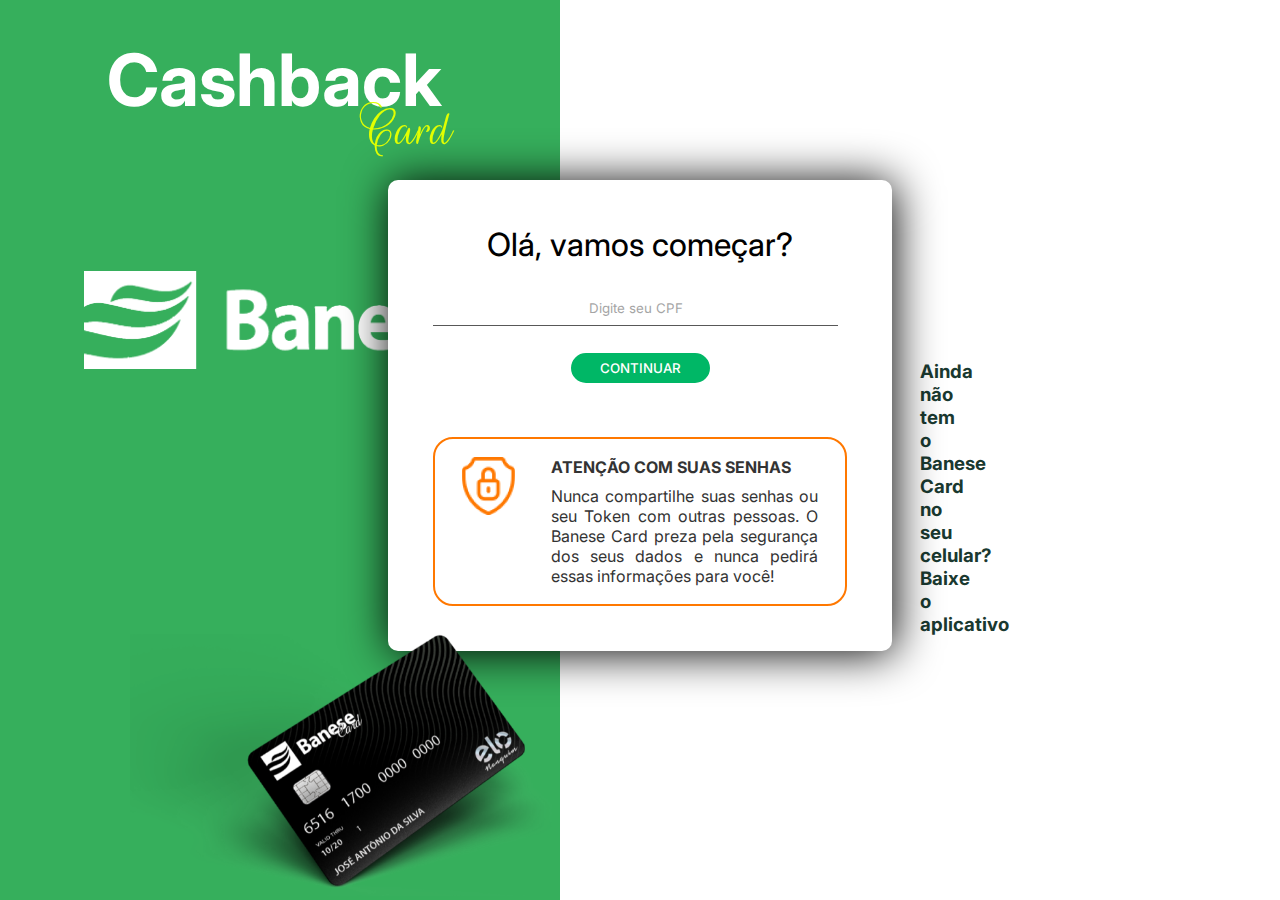
<file: index.html>
<!DOCTYPE html>
<html lang="pt-br">
<head>
    <meta charset="UTF-8">
    <meta name="viewport" content="width=device-width, initial-scale=1.0">
    <title>Login - Administrador</title>
    <link rel="shortcut icon" href="assets/icon-banese.png" type="image/x-icon">

    <link rel="preconnect" href="https://fonts.googleapis.com">
    <link rel="preconnect" href="https://fonts.gstatic.com" crossorigin>
    <link href="https://fonts.googleapis.com/css2?family=Inter:ital,opsz,wght@0,14..32,100..900;1,14..32,100..900&display=swap" rel="stylesheet">

    <link rel="preconnect" href="https://fonts.googleapis.com">
    <link rel="preconnect" href="https://fonts.gstatic.com" crossorigin>
    <link href="https://fonts.googleapis.com/css2?family=Rouge+Script&display=swap" rel="stylesheet">

    <link rel="stylesheet" href="styles/login.css">

</head>
<body>
    
    <div class="container">
        <div class="container-1">
            <div class="cabecalho-container-1">
                <h2>Cashback</h2>
                <p id="card">Card</p>
            </div>
            <div class="img-banese">
                <img src="assets/Banesehorizontal 2.png" alt="Logo do Banese">
            </div>
            <div class="card">
                <img src="assets/image-274 1.png" alt="">
            </div>
        </div>
        <div class="container-2">
            <div class="texto-container-2">
                <h3>Ainda não tem o Banese Card no seu celular?<br>Baixe o aplicativo</h3>
            </div>
            <div class="imgs-container-2">
                <img src="assets/image 4.png" alt="App Store">
                <img src="assets/image 5.png" alt="Google Play" id="g-play">
            </div>
        </div>
    </div>

    <div class="container-login">
        <div class="campo-login">
            <h2>Olá, vamos começar?</h2>
            <form onsubmit="return fazerLogin(event)">
                <input type="text" id="cpf-user"  placeholder="Digite seu CPF">
                <p id="warn-login">Insira um CPF válido</p>
                <button class="btn">CONTINUAR</button>
            </form>
            <div class="campo-atencao">
                <img src="assets/download 1.png" alt="">
                <div class="msg-atencao">
                    <h4>ATENÇÃO COM SUAS SENHAS</h4>
                    <p>Nunca compartilhe suas senhas ou seu Token com outras pessoas. O Banese Card preza pela segurança dos seus dados e nunca pedirá essas informações para você!</p>
                </div>
            </div>
        </div>
    </div>

    <script src="js/login.js"></script>
</body>
</html>
</file>
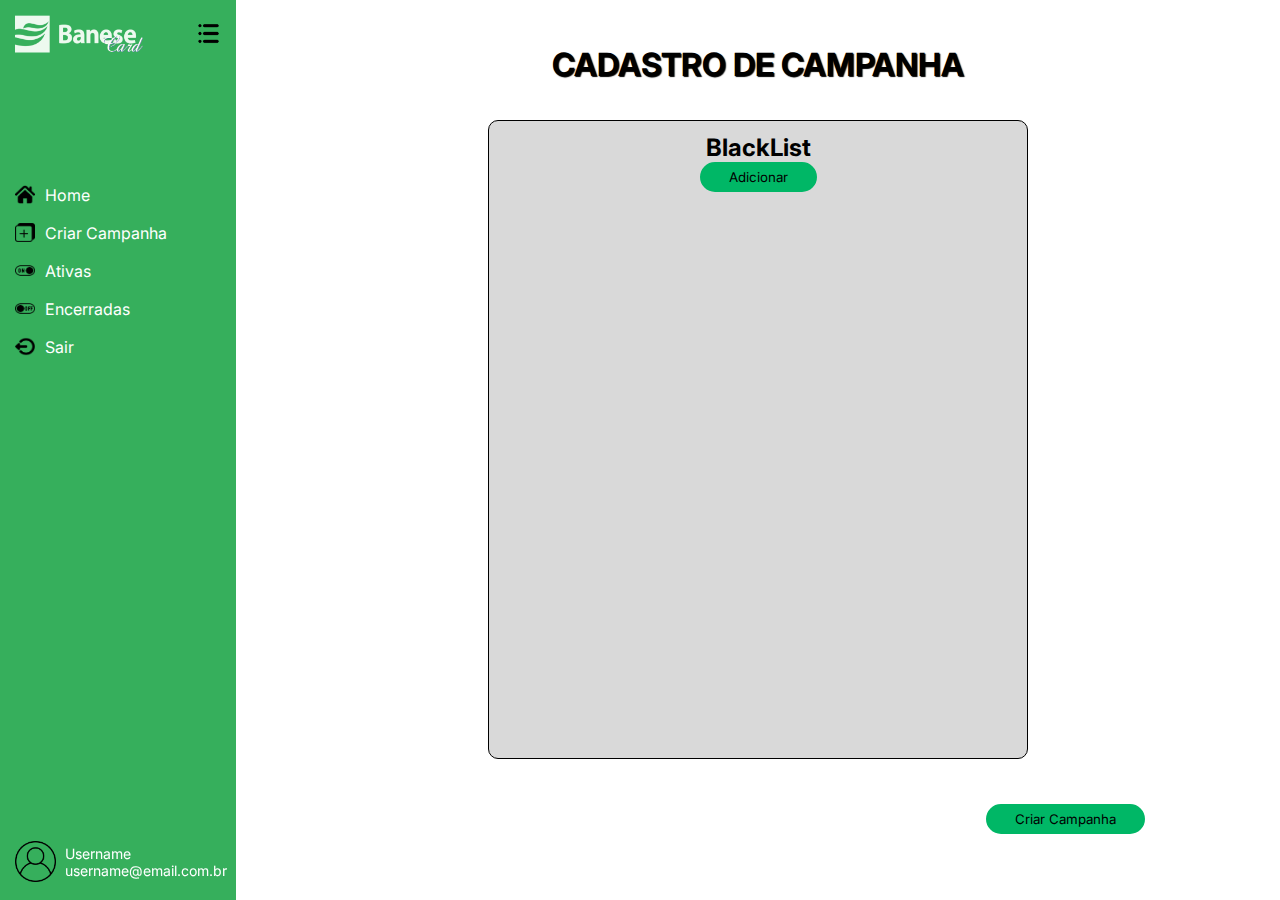
<file: black_list.html>
<!DOCTYPE html>
<html lang="pt-br">
<head>
    <meta charset="UTF-8">
    <meta name="viewport" content="width=device-width, initial-scale=1.0">
    <title>Criar Campanha - BlackList</title>
    <link rel="shortcut icon" href="assets/icon-banese.png" type="image/x-icon">

    <link rel="preconnect" href="https://fonts.googleapis.com">
    <link rel="preconnect" href="https://fonts.gstatic.com" crossorigin>
    <link href="https://fonts.googleapis.com/css2?family=Inter:ital,opsz,wght@0,14..32,100..900;1,14..32,100..900&display=swap" rel="stylesheet">

    <link rel="stylesheet" href="styles/white_black_lista.css">
    <link rel="stylesheet" href="styles/black_list.css">

</head>
<body>
    
    <div class="container">
        <div class="menu-container">
            <div class="cabecalho-menu">
                <img src="assets/Banese Logo.png" alt="Logo do Banese" id="logo-banese">
                <img src="assets/image 10.png" alt="" id="simbolo-menu">
            </div>
            <nav class="opcoes-menu">
                <ul class="conteudo-menu">
                    <li class="item"><img src="assets/image 9.png" alt="Home"><a href="#" onclick="warnCancelamento()">Home</a></li>
                    <li class="item"><img src="assets/image 6.png" alt="Criar Campanha"><a href="#" onclick="warnCancelamento()">Criar Campanha</a></li>
                    <li class="item"><img src="assets/image 7.png" alt="Ativas"><a href="#" onclick="warnCancelamento()">Ativas</a></li>
                    <li class="item"><img src="assets/image 8.png" alt="Encerradas"><a href="#" onclick="warnCancelamento()">Encerradas</a></li>
                    <li class="item"><img src="assets/image.png" alt="Sair"><a href="#" onclick="warnCancelamento()">Sair</a></li>
                </ul>
            </nav>
            <div class="conta-user">
                <img src="assets/do-utilizador 1.png" alt="">
                <span>Username<br>username@email.com.br</span>
            </div>
        </div>
        <div class="informacoes-campanha">
            <h1 style="text-align: center; text-shadow: 1px 1px 1px;">CADASTRO DE CAMPANHA</h1>

            <div class="listas">
                <div class="list" id="black-list-section">
                    <h2>BlackList</h2>
                    <button id="botao-add-black" class="btn" onclick="campoAddBlack()">Adicionar</button>
                </div>
            </div>
            <div style="display: flex; justify-content: space-between; margin-top: 5vh;">
                <span></span>
                <button class="btn" onclick="criarCampanha()" id="criar-btn">Criar Campanha</button>
            </div>

            <div style="display: flex; justify-content: center;">
                <div class="input-cadastro" id="input-cadastro">
                    <h3>CADASTRO</h3>
                    <div class="tipo-cartao">
                        <span>Tipo de Cartão</span>
                        <select name="tipo-cartao" id="tipo-cartao">
                            <option value="Cartão Nanquim">Cartão Nanquim</option>
                            <option value="Cartão Banese Card">Cartão Banese Card</option>
                        </select>
                    </div>
                    <div class="mecanica">
                        <span>Mecânica de Disponibilização</span>
                        <select name="mecanica-disponibilizacao" id="mecanica-disponibilizacao">
                            <option value="Transacional">Transacional</option>
                            <option value="Acúmulo">Acúmulo</option>
                            <option value="Frequência">Frequência</option>
                        </select>
                    </div>
                    <textarea id="descricao-list" placeholder="Descrição"></textarea>
                    <div class="botoes-input">
                        <button class="btn" id="fechar-input" onclick="fecharInput()">FECHAR</button>
                        <button class="btn" id="botao-input-black" onclick="adicionarBlack()">ADICIONAR</button>
                    </div>
                </div>
            </div>

            <div class="warn-cancelamento" id="warn-cancelamento">
                <div class="warn">
                    <div class="aviso">
                        <h2>AVISO</h2>
                        <img src="assets/error-alt-solid-24.png" alt="Alerta">
                    </div>
                    <h3>Deseja cancelar a inserção da BlackList?</h3>
                    <button class="btn" onclick="cancelarSim()">SIM</button>
                    <button class="btn" onclick="cancelarNao()">NÃO</button>
                </div>
            </div>
            
        </div>
    </div>

    <script src="js/black_list.js"></script>
</body>
</html>
</file>
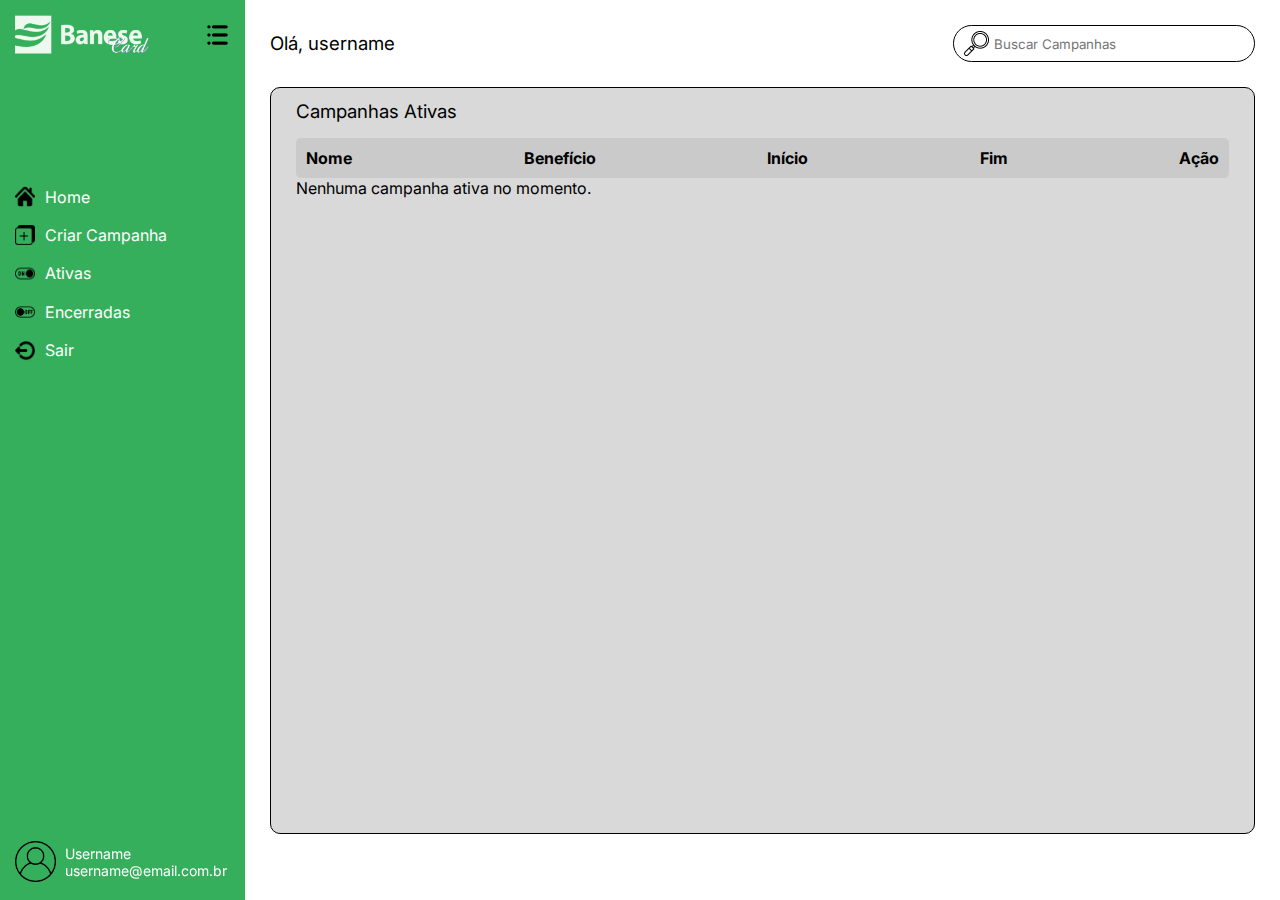
<file: campanha_ativa.html>
<!DOCTYPE html>
<html lang="pt-br">
<head>
    <meta charset="UTF-8">
    <meta name="viewport" content="width=device-width, initial-scale=1.0">
    <title>Campanhas Ativas</title>
    <link rel="shortcut icon" href="assets/icon-banese.png" type="image/x-icon">

    <link rel="preconnect" href="https://fonts.googleapis.com">
    <link rel="preconnect" href="https://fonts.gstatic.com" crossorigin>
    <link href="https://fonts.googleapis.com/css2?family=Inter:ital,opsz,wght@0,14..32,100..900;1,14..32,100..900&display=swap" rel="stylesheet">

    <link rel="stylesheet" href="styles/ativas_e_encerradas.css">

</head>
<body>
    
    <div class="container">
        <div class="menu-container">
            <div class="cabecalho-menu">
                <img src="assets/Banese Logo.png" alt="Logo do Banese" id="logo-banese">
                <img src="assets/image 10.png" alt="" id="simbolo-menu">
            </div>
            <nav class="opcoes-menu">
                <ul class="conteudo-menu">
                    <li class="item"><img src="assets/image 9.png" alt="Home"><a href="dashboard_adm.html">Home</a></li>
                    <li class="item"><img src="assets/image 6.png" alt="Criar Campanha"><a href="criar_campanha.html">Criar Campanha</a></li>
                    <li class="item"><img src="assets/image 7.png" alt="Ativas"><a href="campanha_ativa.html">Ativas</a></li>
                    <li class="item"><img src="assets/image 8.png" alt="Encerradas"><a href="campanha_encerrada.html">Encerradas</a></li>
                    <li class="item"><img src="assets/image.png" alt="Sair"><a href="index.html">Sair</a></li>
                </ul>
            </nav>
            <div class="conta-user">
                <img src="assets/do-utilizador 1.png" alt="">
                <span>Username<br>username@email.com.br</span>
            </div>
        </div>
        <div class="campanha-container">
            <div class="cabecalho-campanha">
                <h3 style="font-weight: normal;">Olá, username</h3>
                <div class="campo-pesquisa">
                    <img src="assets/lupa 1.png" alt="">
                    <input type="search" placeholder="Buscar Campanhas" id="pesquisar-campanha">
                </div>
            </div>
            <div class="campanhas-ativas">
                <h3 style="font-weight: normal;">Campanhas Ativas</h3>
                <div class="informacoes-campanha">
                    <p>Nome</p>
                    <p>Benefício</p>
                    <p>Início</p>
                    <p>Fim</p>
                    <p>Ação</p>
                </div>
                <div class="informacoes-obtidas" id="informacoes-obtidas"></div>
            </div>
        </div>
    </div>

    <script src="js/campanha_ativa.js"></script>
</body>
</html>
</file>
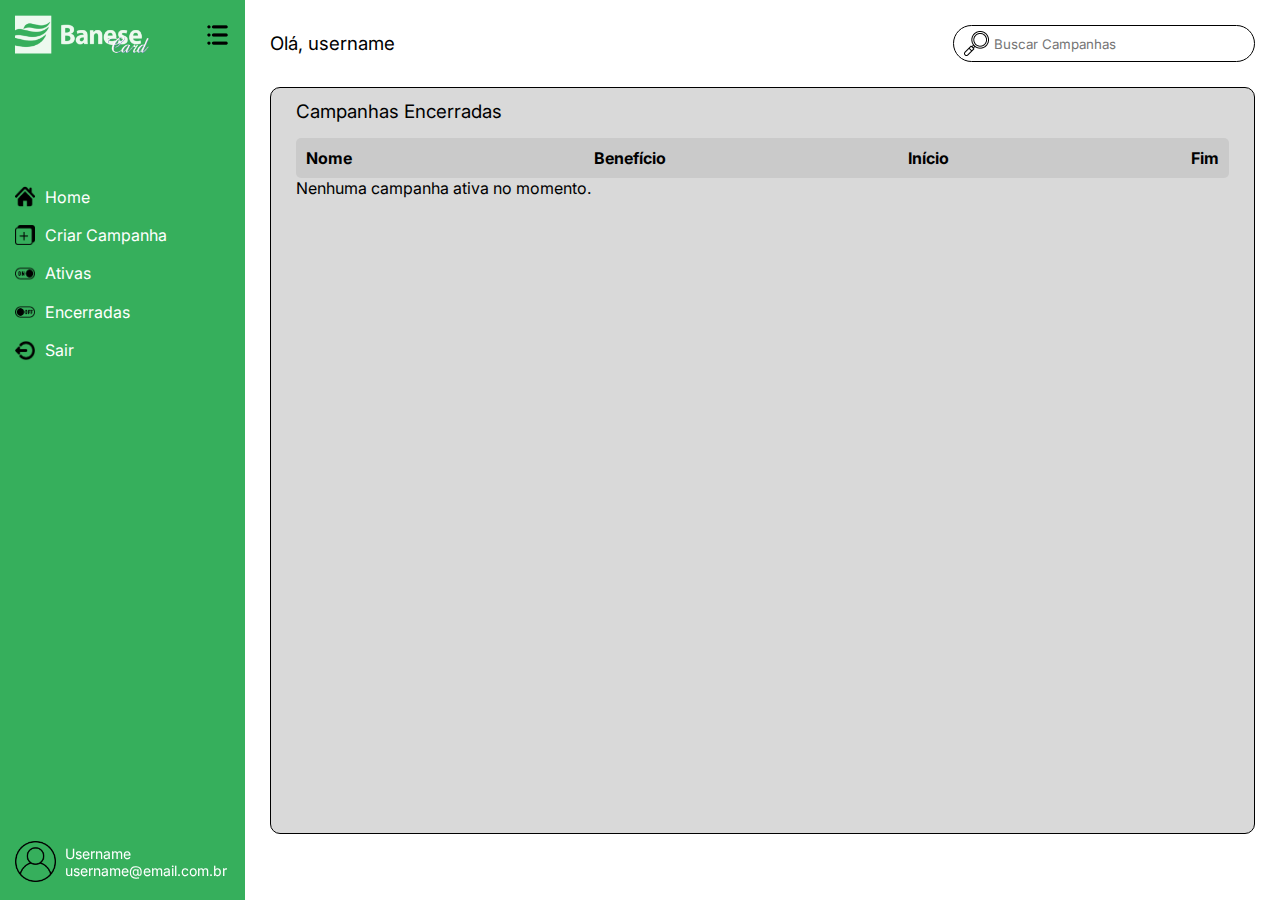
<file: campanha_encerrada.html>
<!DOCTYPE html>
<html lang="pt-br">
<head>
    <meta charset="UTF-8">
    <meta name="viewport" content="width=device-width, initial-scale=1.0">
    <title>Campanhas Encerradas</title>
    <link rel="shortcut icon" href="assets/icon-banese.png" type="image/x-icon">

    <link rel="preconnect" href="https://fonts.googleapis.com">
    <link rel="preconnect" href="https://fonts.gstatic.com" crossorigin>
    <link href="https://fonts.googleapis.com/css2?family=Inter:ital,opsz,wght@0,14..32,100..900;1,14..32,100..900&display=swap" rel="stylesheet">

    <link rel="stylesheet" href="styles/ativas_e_encerradas.css">

</head>
<body>
    
    <div class="container">
        <div class="menu-container">
            <div class="cabecalho-menu">
                <img src="assets/Banese Logo.png" alt="Logo do Banese" id="logo-banese">
                <img src="assets/image 10.png" alt="" id="simbolo-menu">
            </div>
            <nav class="opcoes-menu">
                <ul class="conteudo-menu">
                    <li class="item"><img src="assets/image 9.png" alt="Home"><a href="dashboard_adm.html">Home</a></li>
                    <li class="item"><img src="assets/image 6.png" alt="Criar Campanha"><a href="criar_campanha.html">Criar Campanha</a></li>
                    <li class="item"><img src="assets/image 7.png" alt="Ativas"><a href="campanha_ativa.html">Ativas</a></li>
                    <li class="item"><img src="assets/image 8.png" alt="Encerradas"><a href="campanha_encerrada.html">Encerradas</a></li>
                    <li class="item"><img src="assets/image.png" alt="Sair"><a href="index.html">Sair</a></li>
                </ul>
            </nav>
            <div class="conta-user">
                <img src="assets/do-utilizador 1.png" alt="">
                <span>Username<br>username@email.com.br</span>
            </div>
        </div>
        <div class="campanha-container">
            <div class="cabecalho-campanha">
                <h3 style="font-weight: normal;">Olá, username</h3>
                <div class="campo-pesquisa">
                    <img src="assets/lupa 1.png" alt="">
                    <input type="search" placeholder="Buscar Campanhas" id="pesquisar-campanha">
                </div>
            </div>
            <div class="campanhas-ativas">
                <h3 style="font-weight: normal;">Campanhas Encerradas</h3>
                <div class="informacoes-campanha">
                    <p>Nome</p>
                    <p>Benefício</p>
                    <p>Início</p>
                    <p>Fim</p>
                </div>
                <div class="informacoes-obtidas" id="campanhas-encerradas-itens"></div>
            </div>
        </div>
    </div>

    <script src="js/campanha_encerrada.js"></script>
</body>
</html>
</file>
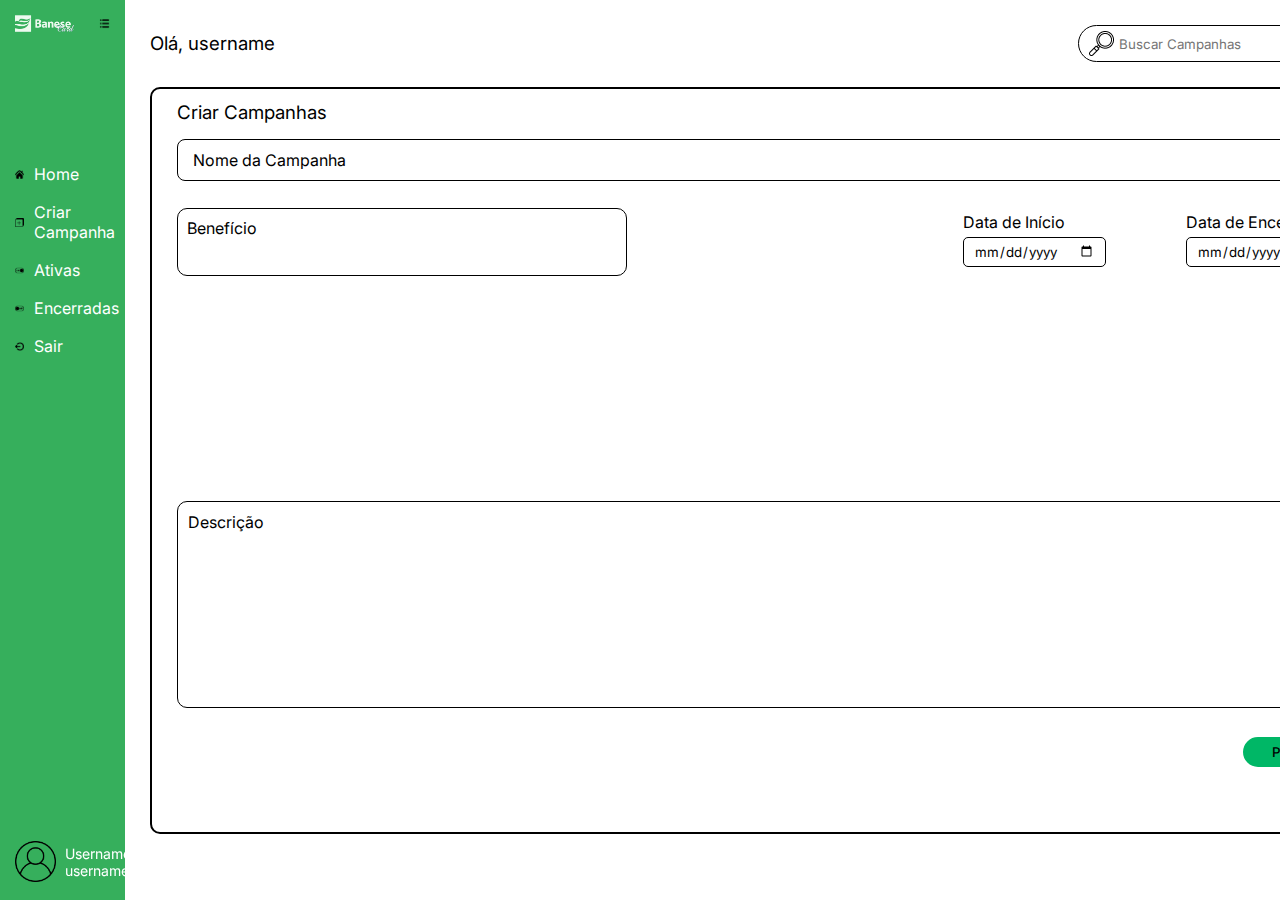
<file: criar_campanha.html>
<!DOCTYPE html>
<html lang="pt-br">
<head>
    <meta charset="UTF-8">
    <meta name="viewport" content="width=device-width, initial-scale=1.0">
    <title>Criar Campanha</title>
    <link rel="shortcut icon" href="assets/icon-banese.png" type="image/x-icon">

    <link rel="preconnect" href="https://fonts.googleapis.com">
    <link rel="preconnect" href="https://fonts.gstatic.com" crossorigin>
    <link href="https://fonts.googleapis.com/css2?family=Inter:ital,opsz,wght@0,14..32,100..900;1,14..32,100..900&display=swap" rel="stylesheet">

    <link rel="stylesheet" href="styles/criar_campanha.css">

</head>
<body>
    
    <div class="container">
        <div class="menu-container">
            <div class="cabecalho-menu">
                <img src="assets/Banese Logo.png" alt="Logo do Banese" id="logo-banese">
                <img src="assets/image 10.png" alt="" id="simbolo-menu">
            </div>
            <nav class="opcoes-menu">
                <ul class="conteudo-menu">
                    <li class="item"><img src="assets/image 9.png" alt="Home"><a href="dashboard_adm.html">Home</a></li>
                    <li class="item"><img src="assets/image 6.png" alt="Criar Campanha"><a href="criar_campanha.html">Criar Campanha</a></li>
                    <li class="item"><img src="assets/image 7.png" alt="Ativas"><a href="campanha_ativa.html">Ativas</a></li>
                    <li class="item"><img src="assets/image 8.png" alt="Encerradas"><a href="campanha_encerrada.html">Encerradas</a></li>
                    <li class="item"><img src="assets/image.png" alt="Sair"><a href="index.html">Sair</a></li>
                </ul>
            </nav>
            <div class="conta-user">
                <img src="assets/do-utilizador 1.png" alt="">
                <span>Username<br>username@email.com.br</span>
            </div>
        </div>
        <div class="campanha-container">
            <div class="cabecalho-campanha">
                <h3 style="font-weight: normal;">Olá, username</h3>
                <div class="campo-pesquisa">
                    <img src="assets/lupa 1.png" alt="">
                    <input type="search" placeholder="Buscar Campanhas" id="pesquisar-campanha">
                </div>
            </div>
            <div class="criar-campanha">
                <h3 style="font-weight: normal;">Criar Campanhas</h3>
                <div class="campo-nome-campanha">
                    <input type="text" id="nome-campanha" placeholder="Nome da Campanha">
                </div>
                <div class="beneficio-data">
                    <textarea id="beneficio-campanha" placeholder="Benefício"></textarea>
                    <div class="datas">
                        <div class="data-inicio">
                            <label for="data-encerramento">Data de Início<br></label>
                            <input type="date" id="data-inicio">
                        </div>
                        <div class="data-fim">
                            <label for="data-encerramento">Data de Encerramento<br></label>
                            <input type="date" id="data-encerramento">
                        </div>
                    </div>
                </div>
                
                <textarea placeholder="Descrição" id="descricao-campanha"></textarea>
                
                <div style="justify-content: space-between; display: flex;">
                    <span></span>
                    <button id="botao-proximo" onclick="proximoPasso()" class="btn">Próximo</button>
                </div>
            </div>

            <div class="campo-usar-lista" id="campo-usar-lista">
                <div class="validacao">
                    <h3>Deseja cadastrar WhiteList e/ou BlackList na Campanha?</h3>
                    <div class="input-radio-list">
                        <input type="radio" name="usar-list" value="sim"> SIM
                        <input type="radio" name="usar-list" value="não"> NÃO
                    </div>
                    <div id="input-checkbox">
                        <h4>Selecione a(s) lista(s) que deseja incluir na campanha</h4>
                        <input type="checkbox" name="tipo-lista" value="WhiteList"> WhiteList
                        <input type="checkbox" name="tipo-lista" value="BlackList"> BlackList
                    </div>
                    <span id="warn">Insira as informações necessárias para prosseguir</span>
                    <div class="botoes-campo">
                        <button id="botao-confirmar" class="btn" onclick="criacaoCampanha()">CONFIRMAR</button>
                        <button class="btn" onclick="fecharCampo()" id="botao-fechar">FECHAR</button>
                    </div>
                </div>
            </div>

        </div>
    </div>

    <script src="js/criar_campanha.js"></script>
</body>
</html>
</file>
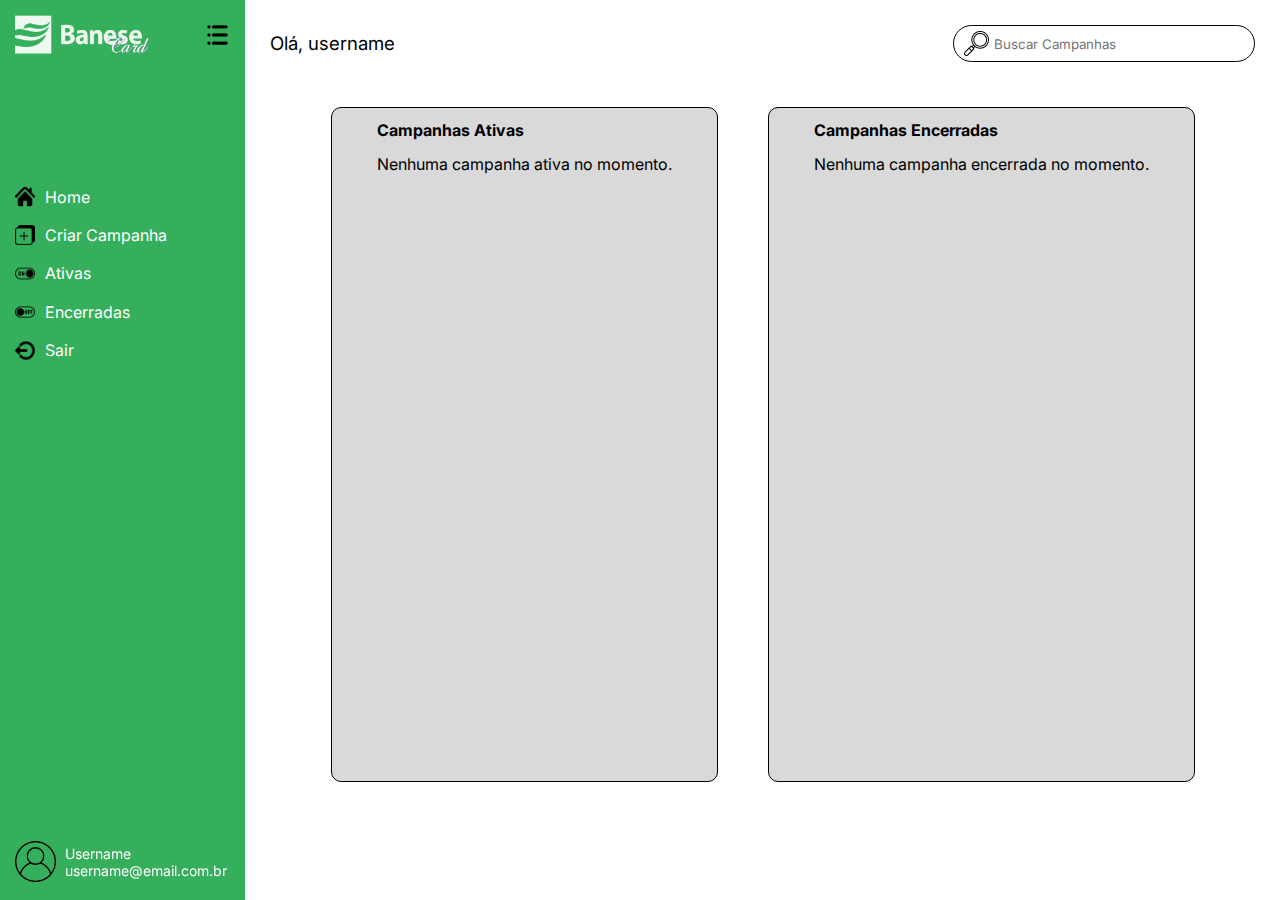
<file: dashboard_adm.html>
<!DOCTYPE html>
<html lang="pt-br">
<head>
    <meta charset="UTF-8">
    <meta name="viewport" content="width=device-width, initial-scale=1.0">
    <title>Home</title>
    <link rel="shortcut icon" href="assets/icon-banese.png" type="image/x-icon">

    <link rel="preconnect" href="https://fonts.googleapis.com">
    <link rel="preconnect" href="https://fonts.gstatic.com" crossorigin>
    <link href="https://fonts.googleapis.com/css2?family=Inter:ital,opsz,wght@0,14..32,100..900;1,14..32,100..900&display=swap" rel="stylesheet">

    <link rel="stylesheet" href="styles/dashboard_adm.css">

</head>
<body>
    
    <div class="container">
        <div class="menu-container">
            <div class="cabecalho-menu">
                <img src="assets/Banese Logo.png" alt="Logo do Banese" id="logo-banese">
                <img src="assets/image 10.png" alt="" id="simbolo-menu">
            </div>
            <nav class="opcoes-menu">
                <ul class="conteudo-menu">
                    <li class="item"><img src="assets/image 9.png" alt="Home"><a href="dashboard_adm.html">Home</a></li>
                    <li class="item"><img src="assets/image 6.png" alt="Criar Campanha"><a href="criar_campanha.html">Criar Campanha</a></li>
                    <li class="item"><img src="assets/image 7.png" alt="Ativas"><a href="campanha_ativa.html">Ativas</a></li>
                    <li class="item"><img src="assets/image 8.png" alt="Encerradas"><a href="campanha_encerrada.html">Encerradas</a></li>
                    <li class="item"><img src="assets/image.png" alt="Sair"><a href="index.html">Sair</a></li>
                </ul>
            </nav>
            <div class="conta-user">
                <img src="assets/do-utilizador 1.png" alt="">
                <span>Username<br>username@email.com.br</span>
            </div>
        </div>
        <div class="campanha-container">
            <div class="cabecalho-campanha">
                <h3 style="font-weight: normal;">Olá, username</h3>
                <div class="campo-pesquisa">
                    <img src="assets/lupa 1.png" alt="">
                    <input type="search" placeholder="Buscar Campanhas" id="pesquisar-campanha">
                </div>
            </div>
            <div class="campanhas">
                <div class="campanhas-ativas">
                    <span style="font-weight: 700;">Campanhas Ativas</span>
                    <nav id="nav-campanhas-ativas"></nav>
                </div>
                <div class="campanhas-encerradas">
                    <span style="font-weight: 700;">Campanhas Encerradas</span>
                    <nav id="nav-campanhas-encerradas"></nav>
                </div>
            </div>
        </div>
    </div>
    
    <script src="js/home.js"></script>
</body>
</html>
</file>
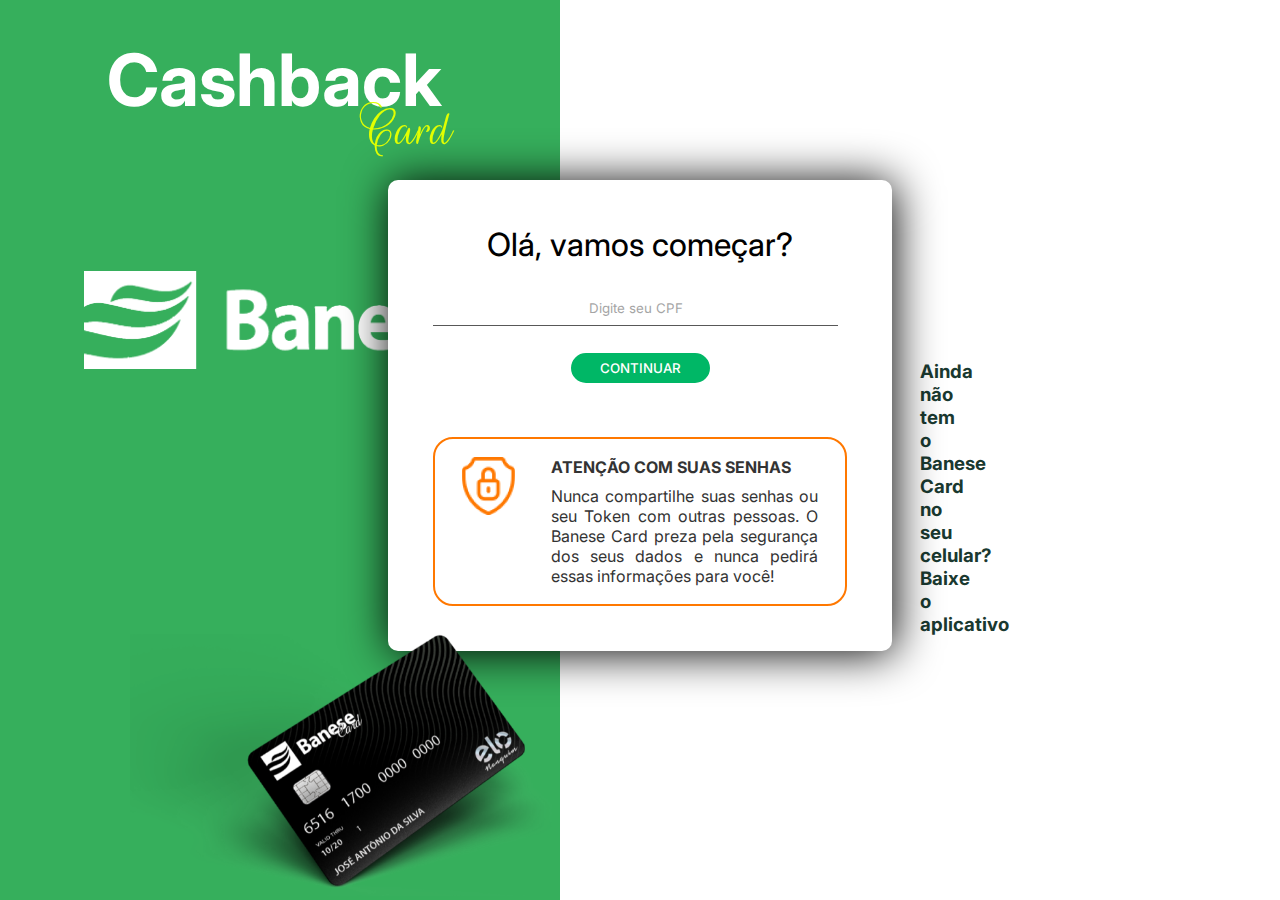
<file: login.html>
<!DOCTYPE html>
<html lang="pt-br">
<head>
    <meta charset="UTF-8">
    <meta name="viewport" content="width=device-width, initial-scale=1.0">
    <title>Login - Administrador</title>
    <link rel="shortcut icon" href="assets/icon banese.png" type="image/x-icon">

    <link rel="preconnect" href="https://fonts.googleapis.com">
    <link rel="preconnect" href="https://fonts.gstatic.com" crossorigin>
    <link href="https://fonts.googleapis.com/css2?family=Inter:ital,opsz,wght@0,14..32,100..900;1,14..32,100..900&display=swap" rel="stylesheet">

    <link rel="preconnect" href="https://fonts.googleapis.com">
    <link rel="preconnect" href="https://fonts.gstatic.com" crossorigin>
    <link href="https://fonts.googleapis.com/css2?family=Rouge+Script&display=swap" rel="stylesheet">

    <link rel="stylesheet" href="styles/login.css">

</head>
<body>
    
    <div class="container">
        <div class="container-1">
            <div class="cabecalho-container-1">
                <h2>Cashback</h2>
                <p id="card">Card</p>
            </div>
            <div class="img-banese">
                <img src="assets/Banesehorizontal 2.png" alt="Logo do Banese">
            </div>
            <div class="card">
                <img src="assets/image-274 1.png" alt="">
            </div>
        </div>
        <div class="container-2">
            <div class="texto-container-2">
                <h3>Ainda não tem o Banese Card no seu celular?<br>Baixe o aplicativo</h3>
            </div>
            <div class="imgs-container-2">
                <img src="assets/image 4.png" alt="App Store">
                <img src="assets/image 5.png" alt="Google Play" id="g-play">
            </div>
        </div>
    </div>

    <div class="container-login">
        <div class="campo-login">
            <h2>Olá, vamos começar?</h2>
            <form onsubmit="return fazerLogin(event)">
                <input type="text" id="cpf-user"  placeholder="Digite seu CPF">
                <p id="warn-login">Insira um CPF válido</p>
                <button class="btn">CONTINUAR</button>
            </form>
            <div class="campo-atencao">
                <img src="assets/download 1.png" alt="">
                <div class="msg-atencao">
                    <h4>ATENÇÃO COM SUAS SENHAS</h4>
                    <p>Nunca compartilhe suas senhas ou seu Token com outras pessoas. O Banese Card preza pela segurança dos seus dados e nunca pedirá essas informações para você!</p>
                </div>
            </div>
        </div>
    </div>

    <script src="js/login.js"></script>
</body>
</html>
</file>
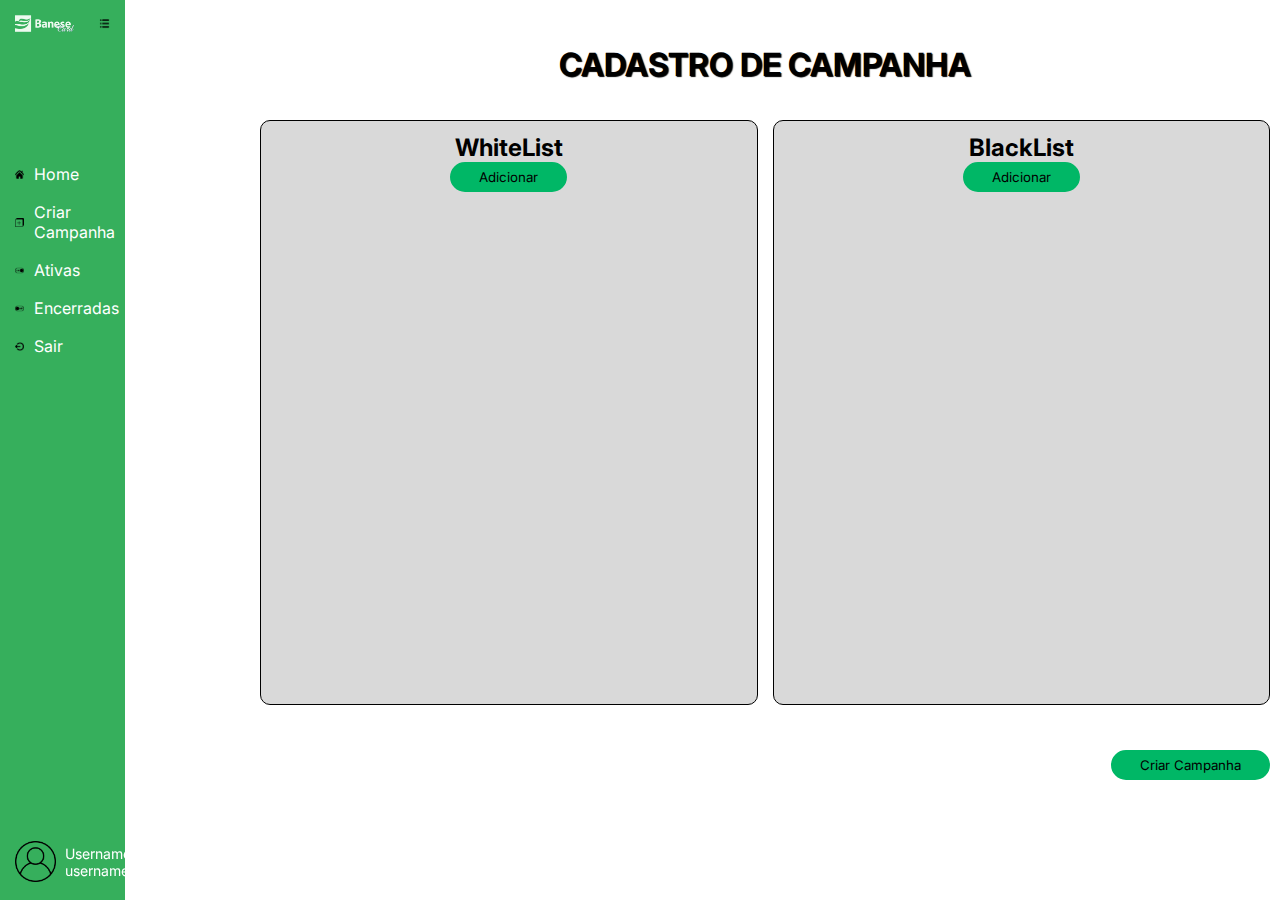
<file: white_black_list.html>
<!DOCTYPE html>
<html lang="pt-br">
<head>
    <meta charset="UTF-8">
    <meta name="viewport" content="width=device-width, initial-scale=1.0">
    <title>Criar Campanha - White e BlackList</title>
    <link rel="shortcut icon" href="assets/icon banese.png" type="image/x-icon">

    <link rel="preconnect" href="https://fonts.googleapis.com">
    <link rel="preconnect" href="https://fonts.gstatic.com" crossorigin>
    <link href="https://fonts.googleapis.com/css2?family=Inter:ital,opsz,wght@0,14..32,100..900;1,14..32,100..900&display=swap" rel="stylesheet">

    <link rel="stylesheet" href="styles/white_black_lista.css">
</head>
<body>
    
    <div class="container">
        <div class="menu-container">
            <div class="cabecalho-menu">
                <img src="assets/Banese Logo.png" alt="Logo do Banese" id="logo-banese">
                <img src="assets/image 10.png" alt="" id="simbolo-menu">
            </div>
            <nav class="opcoes-menu">
                <ul class="conteudo-menu">
                    <li class="item"><img src="assets/image 9.png" alt="Home"><a href="#" onclick="warnCancelamento()">Home</a></li>
                    <li class="item"><img src="assets/image 6.png" alt="Criar Campanha"><a href="#" onclick="warnCancelamento()">Criar Campanha</a></li>
                    <li class="item"><img src="assets/image 7.png" alt="Ativas"><a href="#" onclick="warnCancelamento()">Ativas</a></li>
                    <li class="item"><img src="assets/image 8.png" alt="Encerradas"><a href="#" onclick="warnCancelamento()">Encerradas</a></li>
                    <li class="item"><img src="assets/image.png" alt="Sair"><a href="#" onclick="warnCancelamento()">Sair</a></li>
                </ul>
            </nav>
            <div class="conta-user">
                <img src="assets/do-utilizador 1.png" alt="">
                <span>Username<br>username@email.com.br</span>
            </div>
        </div>
        <div class="informacoes-campanha">
            <h1 style="text-align: center; text-shadow: 1px 1px 1px;">CADASTRO DE CAMPANHA</h1>

            <div class="listas">
                <div class="list" id="white-list-section">
                    <h2>WhiteList</h2>
                    <button id="botao-add-white" class="btn" onclick="campoAddWhite()">Adicionar</button>
                </div>
                <div class="list" id="black-list-section">
                    <h2>BlackList</h2>
                    <button id="botao-add-black" class="btn" onclick="campoAddBlack()">Adicionar</button>
                </div>
            </div>

            <div style="display: flex; justify-content: space-between; margin-top: 5vh;">
                <span></span>
                <button class="btn" onclick="criarCampanha()" id="criar-btn">Criar Campanha</button>
            </div>

            <div style="display: flex; justify-content: center;">
                <div class="input-cadastro" id="input-cadastro">
                    <h3>CADASTRO</h3>
                    <div class="tipo-cartao">
                        <span>Tipo de Cartão</span>
                        <select name="tipo-cartao" id="tipo-cartao">
                            <option value="Cartão Nanquim">Cartão Nanquim</option>
                            <option value="Cartão Banese Card">Cartão Banese Card</option>
                        </select>
                    </div>
                    <div class="mecanica">
                        <span>Mecânica de Disponibilização</span>
                        <select name="mecanica-disponibilizacao" id="mecanica-disponibilizacao">
                            <option value="Transacional">Transacional</option>
                            <option value="Acúmulo">Acúmulo</option>
                            <option value="Frequência">Frequência</option>
                        </select>
                    </div>
                    <textarea id="descricao-list" placeholder="Descrição"></textarea>
                    <div class="botoes-input">
                        <button class="btn" id="fechar-input" onclick="fecharInput()">FECHAR</button>
                        <button class="btn" id="botao-input-white" onclick="adicionarWhite()">ADICIONAR</button>
                        <button class="btn" id="botao-input-black" onclick="adicionarBlack()">ADICIONAR</button>
                    </div>
                </div>
            </div>

            <div class="warn-cancelamento" id="warn-cancelamento">
                <div class="warn">
                    <div class="aviso">
                        <h2>AVISO</h2>
                        <img src="assets/error-alt-solid-24.png" alt="Alerta">
                    </div>
                    <h3>Deseja cancelar a inserção da WhiteList e BlackList?</h3>
                    <button class="btn" onclick="cancelarSim()">SIM</button>
                    <button class="btn" onclick="cancelarNao()">NÃO</button>
                </div>
            </div>
            
        </div>
    </div>

    <script src="js/white_black_list.js"></script>
</body>
</html>
</file>
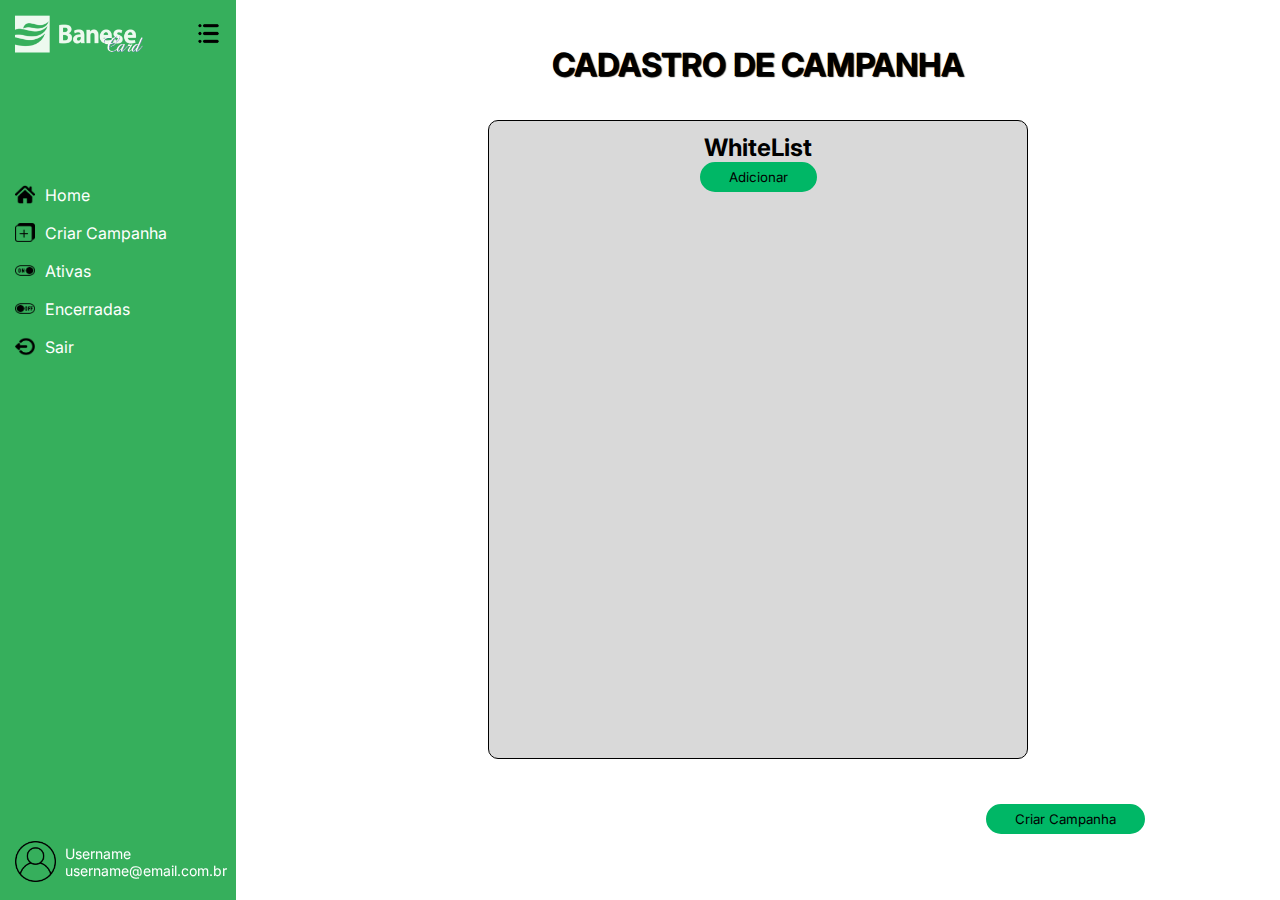
<file: white_list.html>
<!DOCTYPE html>
<html lang="pt-br">
<head>
    <meta charset="UTF-8">
    <meta name="viewport" content="width=device-width, initial-scale=1.0">
    <title>Criar Campanha - WhiteList</title>
    <link rel="shortcut icon" href="assets/icon-banese.png" type="image/x-icon">

    <link rel="preconnect" href="https://fonts.googleapis.com">
    <link rel="preconnect" href="https://fonts.gstatic.com" crossorigin>
    <link href="https://fonts.googleapis.com/css2?family=Inter:ital,opsz,wght@0,14..32,100..900;1,14..32,100..900&display=swap" rel="stylesheet">

    <link rel="stylesheet" href="styles/white_black_lista.css">
    <link rel="stylesheet" href="styles/white_list.css">

</head>
<body>
    
    <div class="container">
        <div class="menu-container">
            <div class="cabecalho-menu">
                <img src="assets/Banese Logo.png" alt="Logo do Banese" id="logo-banese">
                <img src="assets/image 10.png" alt="" id="simbolo-menu">
            </div>
            <nav class="opcoes-menu">
                <ul class="conteudo-menu">
                    <li class="item"><img src="assets/image 9.png" alt="Home"><a href="#" onclick="warnCancelamento()">Home</a></li>
                    <li class="item"><img src="assets/image 6.png" alt="Criar Campanha"><a href="#" onclick="warnCancelamento()">Criar Campanha</a></li>
                    <li class="item"><img src="assets/image 7.png" alt="Ativas"><a href="#" onclick="warnCancelamento()">Ativas</a></li>
                    <li class="item"><img src="assets/image 8.png" alt="Encerradas"><a href="#" onclick="warnCancelamento()">Encerradas</a></li>
                    <li class="item"><img src="assets/image.png" alt="Sair"><a href="#" onclick="warnCancelamento()">Sair</a></li>
                </ul>
            </nav>
            <div class="conta-user">
                <img src="assets/do-utilizador 1.png" alt="">
                <span>Username<br>username@email.com.br</span>
            </div>
        </div>
        <div class="informacoes-campanha">
            <h1 style="text-align: center; text-shadow: 1px 1px 1px;">CADASTRO DE CAMPANHA</h1>

            <div class="listas">
                <div class="list" id="white-list-section">
                    <h2>WhiteList</h2>
                    <button id="botao-add-white" class="btn" onclick="campoAddWhite()">Adicionar</button>
                </div>
            </div>
            <div style="display: flex; justify-content: space-between; margin-top: 5vh;">
                <span></span>
                <button class="btn" onclick="criarCampanha()" id="criar-btn">Criar Campanha</button>
            </div>

            <div style="display: flex; justify-content: center;">
                <div class="input-cadastro" id="input-cadastro">
                    <h3>CADASTRO</h3>
                    <div class="tipo-cartao">
                        <span>Tipo de Cartão</span>
                        <select name="tipo-cartao" id="tipo-cartao">
                            <option value="Cartão Nanquim">Cartão Nanquim</option>
                            <option value="Cartão Banese Card">Cartão Banese Card</option>
                        </select>
                    </div>
                    <div class="mecanica">
                        <span>Mecânica de Disponibilização</span>
                        <select name="mecanica-disponibilizacao" id="mecanica-disponibilizacao">
                            <option value="Transacional">Transacional</option>
                            <option value="Acúmulo">Acúmulo</option>
                            <option value="Frequência">Frequência</option>
                        </select>
                    </div>
                    <textarea id="descricao-list" placeholder="Descrição"></textarea>
                    <div class="botoes-input">
                        <button class="btn" id="fechar-input" onclick="fecharInput()">FECHAR</button>
                        <button class="btn" id="botao-input-white" onclick="adicionarWhite()">ADICIONAR</button>
                    </div>
                </div>
            </div>

            <div class="warn-cancelamento" id="warn-cancelamento">
                <div class="warn">
                    <div class="aviso">
                        <h2>AVISO</h2>
                        <img src="assets/error-alt-solid-24.png" alt="Alerta">
                    </div>
                    <h3>Deseja cancelar a inserção da WhiteList?</h3>
                    <button class="btn" onclick="cancelarSim()">SIM</button>
                    <button class="btn" onclick="cancelarNao()">NÃO</button>
                </div>
            </div>
            
        </div>
    </div>

    <script src="js/white_list.js"></script>
</body>
</html>
</file>
<file: styles/login.css>
* {
    margin: 0;
    padding: 0;
    font-family: "Inter", sans-serif;
    box-sizing: border-box;
}

html {
    overflow-y: hidden;
}

.container {
    width: 100%;
    height: 100vh;
    max-height: 100vh;
    max-width: 100%;
    display: flex;
}

.container-1 {
    width: 50%;
    background-color: #36AF5C;
    height: 100vh;
    max-width: 50%;
    max-height: 100vh;
}

.cabecalho-container-1 {
    color: white;
    display: flex;
    justify-content: center;
    font-size: 3rem;
    padding-top: 4vh;
}

#card {
    font-family: 'Rouge Script';
    color: #E1FF00;
    z-index: 200;
    margin-top: 6.8vh;
    margin-left: -8.5vh;
    font-size: 3.5rem;
}

.img-banese {
    text-align: center;
    margin-top: 12vh;
}

.img-banese img {
    width: 70%
}

.card {
    text-align: center;
    position: absolute;
    bottom: 0;
}

.card img {
    width: 65%;
}

.container-2 {
    padding: 40vh;
    text-align: center;
    height: 100vh;
    max-height: 100vh;
    width: 50%;
    max-width: 50%;
    color: rgb(26, 57, 48);
}

.imgs-container-2 {
    display: flex;
    gap: 1vh;
    justify-content: center;
    margin-top: 2vh;
}

.imgs-container-2 img {
    width: 70%;
}

#g-play {
    margin-top: 0.4vh;
    height: 6.2vh;
}

.btn {
    padding: 5px 27px;
    background-color: #00B766;
    border-radius: 20px;
    border-style: solid;
    border-color: #00B766;
    color: white;
    font-weight: 500;
    margin-top: 1.5vh;
}

input {
    outline: none;
    border: none;
    border-bottom: 1px solid black;
    display: block;
    width: 45vh;
    max-width: 45vh;
    margin-top: 4vh;
    padding-bottom: 1vh;
    opacity: 65%;
    margin-bottom: 1.5vh;
}

input::placeholder {
    text-align: center;
}

.container-login {
    text-align: center;
    margin-top: -80vh;
    z-index: 990;
}

.campo-login h2 {
    font-weight: 450;
    font-size: 2rem;
}

.campo-login {
    background-color: white;
    display: inline-block;
    padding: 5vh;
    border-radius: 10px;
    box-shadow: 2px 2px 45px black;
    text-align: center;
}

.campo-atencao {
    border: 2px solid #FF7800;
    border-radius: 20px;
    padding: 2vh 3vh;
    display: inline-flex;
    width: 46vh;
    gap: 4vh;
    margin-top: 6vh;
    color: #333333;
}

.campo-atencao p {
    text-align: justify;
    margin-top: 1vh;
}

.campo-atencao h4 {
    font-weight: 700;
    text-align: left;
}

.campo-atencao img {
    width: 15%;
    height: 35%;
}

.btn:hover {
    transition: all 55ms;
    scale: 0.9;
}

#warn-login {
    color: red;
    font-weight: 500;
    margin-bottom: 1.5vh;
    display: none;
}
</file>
<file: styles/white_black_lista.css>
* {
    margin: 0;
    padding: 0;
    font-family: "Inter", sans-serif;
    box-sizing: border-box;
}

.menu-container {
    background-color: #36AF5C;
    display: inline-block;
    height: 100vh;
    padding: 15px;
}

#logo-banese {
    width: 62%;
}

#simbolo-menu {
    width: 12%;
    height: 12%;
}

.cabecalho-menu {
    justify-content: space-between;
    display: flex;
    align-items: center;
}

.opcoes-menu {
    margin-top: 8.25rem;
    font-size: 1rem;
}

.conteudo-menu {
    list-style: none;
}

.item a {
    color: white;
    text-decoration: none;
}

.item {
    margin-bottom: 18px;
    display: flex;
    align-items: center;
    gap: 10px;
}

.item img {
    width: 9.5%;
}

.conta-user {
    display: flex;
    align-items: center;
    gap: 9px;
    position: fixed;
    bottom: 2vh;
    color: white;
}

.conta-user img {
    width: 17%;
}

.conta-user span {
    font-size: 14px;
}

.container {
    display: flex;
}

.item a:hover {
    opacity: 0.7;
    transition: all 55ms;
    scale: 0.9;
}

html {
    overflow: hidden;
}

.informacoes-campanha {
    padding: 5vh 15vh;
    width: 100%;
    max-width: 100%;
    height: 100%;
    max-height: 100%;
}

.usuario-list {
    list-style: none;
    background-color: rgb(202, 202, 202);
    padding: 1vh 2vh;
    border-radius: 15px;
    margin-top: 14px;
    text-align: justify;
}

.listas {
    display: flex;
    justify-content: center;
    gap: 15px;
    margin-top: 4vh;
}

.list {
    background-color: #D9D9D9;
    border: 1px solid black;
    border-radius: 10px;
    height: 65vh;
    max-height: 65vh;
    padding: 12px 25px;
    overflow: auto;
    text-align: center;
    width: 60vh;
    max-width: 60vh;
}

#botao-proximo {
    padding: 5px 27px;
    background-color: #00B766;
    border-radius: 20px;
    border-style: solid;
    border-color: #00B766;
    margin-top: -25vh;
}

#botao-proximo:hover {
    opacity: 0.7;
}

#botao-add {
    margin-top: 1vh;
}

.btn {
    padding: 5px 27px;
    background-color: #00B766;
    border-radius: 20px;
    border-style: solid;
    border-color: #00B766;
}

.btn:hover {
    transition: all 55ms;
    scale: 0.9;
}

.input-cadastro {
    z-index: 900;
    background-color: #06db7b;
    display: none;
    padding: 2vh 4vh;
    border-radius: 1vh;
    margin-top: -67vh;
    height: 50vh;
    max-height: 50vh;
}

#botao-input-white, #fechar-input, #botao-input-black {
    background-color: #058a05;
    color: white;
    font-weight: 500;
}

#botao-input-white, #botao-input-black {
    display: none;
}

.botoes-input {
    display: flex;
    justify-content: center;
    gap: 2.5vh;
}

.mecanica {
    margin-top: 2vh;
    margin-bottom: 3vh;
}

.input-cadastro span {
    font-size: 1.3rem;
    font-weight: 400;
    margin-top: 1vh;
}

select {
    display: block;
    outline: none;
    background-color: #FFFFFF;
    border: 1px solid black;
    border-radius: 5px;
    height: 4vh;
    max-height: 4vh;
    margin-top: 0.5vh;
    width: 40vh;
    padding: 0 1vh;
}

label {
    display: flex;
    align-items: center;
    gap: 10px;
    font-size: 1.5rem;
    cursor: pointer;
    font-weight: 400;
}

input {
    outline: none;
}

.input-cadastro h3 {
    background-color: #058a05;
    border-radius: 10px;
    margin-bottom: 2vh;
    font-size: 2rem;
    color: white;
    text-align: center;
    font-weight: 600;
}

textarea {
    margin-top: 2vh;
    display: block;
    resize: none;
    margin-bottom: 2vh;
    width: 40vh;
    max-width: 40vh;
    background-color: #FFFFFF;
    border-radius: 5px;
    overflow: auto;
    height: 10vh;
    max-height: 10vh;
    align-items: center;
    padding: 0.5vh 1vh;
    outline: none;
}

textarea::placeholder {
    color: black;
}

.warn-cancelamento {
    text-align: center;
    z-index: 999;
    margin-top: -52vh;
    display: none;
}

.warn {
    background-color: rgb(108, 219, 108);
    display: inline-block;
    padding: 4vh 6vh;
    border: 2px outset black;
    border-radius: 5px;
}

.warn-cancelamento button {
    background-color: #1ca21c;
    margin-top: 2vh;
    font-weight: 500;
}

.aviso {
    display: flex;
    justify-content: center;
    align-items: center;
    margin-bottom: 2vh;
    gap: 0.8vh;
    text-shadow: 1px 1px 1px;
    color: red;
}
</file>
<file: styles/black_list.css>
* {
    margin: 0;
    padding: 0;
    font-family: "Inter", sans-serif;
    box-sizing: border-box;
}

.menu-container {
    background-color: #36AF5C;
    display: inline-block;
    height: 100vh;
    padding: 15px;
}

#logo-banese {
    width: 62%;
}

#simbolo-menu {
    width: 12%;
    height: 12%;
}

.cabecalho-menu {
    justify-content: space-between;
    display: flex;
    align-items: center;
}

.opcoes-menu {
    margin-top: 8.25rem;
    font-size: 1rem;
}

.conteudo-menu {
    list-style: none;
}

.item a {
    color: white;
    text-decoration: none;
}

.item {
    margin-bottom: 18px;
    display: flex;
    align-items: center;
    gap: 10px;
}

.item img {
    width: 9.5%;
}

.conta-user {
    display: flex;
    align-items: center;
    gap: 9px;
    position: fixed;
    bottom: 2vh;
    color: white;
}

.conta-user img {
    width: 17%;
}

.conta-user span {
    font-size: 14px;
}

.container {
    display: flex;
}

.item a:hover {
    opacity: 0.7;
    transition: all 55ms;
    scale: 0.9;
}

html {
    overflow: hidden;
}

.btn {
    padding: 5px 27px;
    background-color: #00B766;
    border-radius: 20px;
    border-style: solid;
    border-color: #00B766;
}

.btn:hover {
    transition: all 55ms;
    scale: 0.9;
}

.input-cadastro {
    margin-top: -64vh;
    margin-left: 45vh;
}

.list {
    height: 71vh;
    max-height: 71vh;
}

.warn-cancelamento {
    margin-top: -60vh;
}
</file>
<file: styles/ativas_e_encerradas.css>
* {
    margin: 0;
    padding: 0;
    font-family: "Inter", sans-serif;
    box-sizing: border-box;
}

.menu-container {
    background-color: #36AF5C;
    display: inline-block;
    height: 100vh;
    padding: 15px;
}

#logo-banese {
    width: 62%;
}

#simbolo-menu {
    width: 12%;
    height: 12%;
}

.cabecalho-menu {
    justify-content: space-between;
    display: flex;
    align-items: center;
}

.opcoes-menu {
    margin-top: 8.25rem;
    font-size: 1rem;
}

.conteudo-menu {
    list-style: none;
}

.item a {
    color: white;
    text-decoration: none;
}

.item {
    margin-bottom: 18px;
    display: flex;
    align-items: center;
    gap: 10px;
}

.item img {
    width: 9.5%;
}

.conta-user {
    display: flex;
    align-items: center;
    gap: 9px;
    position: fixed;
    bottom: 2vh;
    color: white;
}

.conta-user img {
    width: 17%;
}

.conta-user span {
    font-size: 14px;
}

.container {
    display: flex;
}

.campanha-container {
    padding: 25px;
    width: 100%;
    height: 100vh;
}

.cabecalho-campanha {
    display: flex;
    justify-content: space-between;
    align-items: center;
}

input {
    border: none;
    padding-right: 40px;
    outline: none;
}

.campo-pesquisa {
    align-items: center;
    border: 1px solid black;
    border-radius: 20px;
    padding: 5px;
    display: flex;
    gap: 5px;
}

.campo-pesquisa img {
    width: 9%;
    margin-left: 5px;
}

.campanhas-ativas {
    background-color: #D9D9D9;
    margin-top: 25px;
    border-radius: 10px;
    border: 1px solid black;
    padding: 12px 25px;
    height: 83vh;
    max-height: 83vh;
    align-items: center;
    overflow: auto;
}

.informacoes-campanha {
    margin-top: 15px;
    display: flex;
    justify-content: space-between;
    background-color: rgb(202, 202, 202);
    padding: 10px;
    border-radius: 5px;
    font-weight: bold;
}

.item a:hover {
    opacity: 0.7;
    transition: all 55ms;
    scale: 0.9;
}

html {
    overflow: hidden;
}

.campanha-item {
    padding: 10px;
    margin-top: 10px;
    display: flex;
    justify-content: space-between;
    border-radius: 5px;
    background-color: rgb(202, 202, 202);
    align-items: center;
}

.campanha-item p {
    max-width: 7rem;
}

.botao-encerrar-campanha {
    background-color: red;
    color: white;
    border-style: solid;
    border-color: red;
    border-radius: 5px;
    padding: 3px 10px;
}

.botao-encerrar-campanha:hover {
    opacity: 0.5;
}
</file>
<file: styles/criar_campanha.css>
* {
    margin: 0;
    padding: 0;
    font-family: "Inter", sans-serif;
    box-sizing: border-box;
}

.menu-container {
    background-color: #36AF5C;
    display: inline-block;
    height: 100vh;
    padding: 15px;
}

#logo-banese {
    width: 62%;
}

#simbolo-menu {
    width: 12%;
    height: 12%;
}

.cabecalho-menu {
    justify-content: space-between;
    display: flex;
    align-items: center;
}

.opcoes-menu {
    margin-top: 132px;
}

.conteudo-menu {
    list-style: none;
}

.item a {
    color: white;
    text-decoration: none;
}

.item {
    margin-bottom: 18px;
    display: flex;
    align-items: center;
    gap: 10px;
}

.item img {
    width: 9.5%;
}

.item a:hover {
    opacity: 0.7;
    transition: all 55ms;
    scale: 0.9;
}

.conta-user {
    display: flex;
    align-items: center;
    gap: 9px;
    position: fixed;
    bottom: 2vh;
    color: white;
}

.conta-user img {
    width: 17%;
}

.conta-user span {
    font-size: 14px;
}

.container {
    display: flex;
}

.campanha-container {
    padding: 25px;
    width: 100%;
    height: 100vh;
}

.cabecalho-campanha {
    display: flex;
    justify-content: space-between;
    align-items: center;
}

#pesquisar-campanha {
    border: none;
    padding-right: 40px;
    outline: none;
}

.campo-pesquisa {
    align-items: center;
    border: 1px solid black;
    border-radius: 20px;
    padding: 5px;
    display: flex;
    gap: 5px;
}

.campo-pesquisa img {
    width: 9%;
    margin-left: 5px;
}

.campanhas-ativas {
    background-color: #D9D9D9;
    margin-top: 25px;
    border-radius: 10px;
    border: 1px solid black;
    padding: 12px 25px;
    height: 83vh;
    max-height: 83vh;
}

#nome-campanha {
    outline: none;
    border: none;
    background: none;
}

#nome-campanha::placeholder {
    color: black;
    font-size: 16px;
}

.campo-nome-campanha {
    border-color: black;
    border-style: solid;
    border-radius: 8px;
    margin-top: 15px;
    padding: 10px 15px;
    border-width: 1px;
}

.criar-campanha {
    margin-top: 25px;
    border-radius: 10px;
    border: 2px solid black;
    padding: 12px 25px;
    height: 83vh;
    max-height: 83vh;
}

.beneficio-data {
    margin-top: 22px;
    display: flex;
    justify-content: space-between;
    align-items: center;
}

#beneficio-campanha {
    border-color: black;
    border-width: 1px;
    padding: 1vh;
    width: 50vh;
    max-width: 50vh;
    height: 7.5vh;
    max-height: 7.5vh;
    border-radius: 10px;
    outline: none;
    margin-top: 5px;
    border-style: solid;
    resize: none;
}

.datas input {
    background: none;
    border: 1px solid black;
    outline: none;
    padding: 5px 10px;
    border-radius: 5px;
    margin-top: 5px;
}

.datas input::placeholder {
    color: black;
}

.datas {
    display: flex;
    gap: 80px;
}

#descricao-campanha {
    margin-top: 25vh;
    outline: none;
    border: 1px solid black;
    border-radius: 10px;
    background: none;
    padding-top: 10px;
    padding-bottom: 5px;
    padding-left: 10px;
    height: 23vh;
    width: 170vh;
    max-height: 23vh;
    max-width: 170vh;
    resize: none;
    overflow: auto;
    font-size: 15px;
    
}

#descricao-campanha::placeholder, #beneficio-campanha::placeholder {
    color: black;
    font-size: 16px;
}

.campo-usar-lista {
    z-index: 900;
    margin-top: -62vh;
    text-align: center;
    display: none;
}

.validacao {
    background-color: rgb(108, 219, 108);
    padding: 3vh 1.5vh;
    display: inline-block;
    border-radius: 5px;
    border: 2px outset black;
}

.validacao h3 {
    margin-bottom: 2vh;
}

#input-checkbox {
    margin-top: 2.5vh;
    display: none;
}

#input-checkbox h4 {
    margin-bottom: 0.5vh;
}

.btn {
    padding: 5px 27px;
    background-color: #00B766;
    border-radius: 20px;
    border-style: solid;
    border-color: #00B766;
    margin-top: 25px;
    font-weight: 500;
}

#botao-confirmar, #botao-fechar {
    background-color: #1ca21c;
}

.btn:hover {
    transition: all 55ms;
    scale: 0.9;
}

#warn {
    color: red; 
    margin-top: 1.5vh;
    display: none;
}
</file>
<file: styles/dashboard_adm.css>
* {
    margin: 0;
    padding: 0;
    font-family: "Inter", sans-serif;
    box-sizing: border-box;
}

.menu-container {
    background-color: #36AF5C;
    display: inline-block;
    height: 100vh;
    padding: 15px;
}

#logo-banese {
    width: 62%;
}

#simbolo-menu {
    width: 12%;
    height: 12%;
}

.cabecalho-menu {
    justify-content: space-between;
    display: flex;
    align-items: center;
}

.opcoes-menu {
    margin-top: 132px;
}

.conteudo-menu {
    list-style: none;
}

.item a {
    color: white;
    text-decoration: none;
}

.item {
    margin-bottom: 18px;
    display: flex;
    align-items: center;
    gap: 10px;
}

.item img {
    width: 9.5%;
}

.item a:hover {
    opacity: 0.7;
    transition: all 55ms;
    scale: 0.9;
}

.conta-user {
    display: flex;
    align-items: center;
    gap: 9px;
    position: fixed;
    bottom: 2vh;
    color: white;
}

.conta-user img {
    width: 17%;
}

.conta-user span {
    font-size: 14px;
}

.container {
    display: flex;
}

.campanha-container {
    padding: 25px;
    width: 100%;
    height: 100vh;
}

.cabecalho-campanha {
    display: flex;
    justify-content: space-between;
    align-items: center;
}

#pesquisar-campanha {
    border: none;
    padding-right: 40px;
    outline: none;
}

.campo-pesquisa {
    align-items: center;
    border: 1px solid black;
    border-radius: 20px;
    padding: 5px;
    display: flex;
    gap: 5px;
}

.campo-pesquisa img {
    width: 9%;
    margin-left: 5px;
}

.campanhas-ativas, .campanhas-encerradas {
    background-color: #D9D9D9;
    display: inline-block;
    border: 1px solid black;
    border-radius: 10px;
    height: 75vh;
    max-height: 75vh;
    padding: 12px 45px;
    margin-top: 25px;
    overflow: auto;
}

.campanhas-ativas nav {
    list-style: none;
}

.campanhas-encerradas nav {
    list-style: none;
}

.nome-campanha {
    background-color: rgb(202, 202, 202);
    padding: 7px 70px;
    border-radius: 15px;
    margin-top: 14px;
}

.campanhas {
    display: flex;
    gap: 50px;
    justify-content: center;
    margin-top: 20px;
}

html {
    overflow: hidden;
}
</file>
<file: styles/white_list.css>
* {
    margin: 0;
    padding: 0;
    font-family: "Inter", sans-serif;
    box-sizing: border-box;
}

.menu-container {
    background-color: #36AF5C;
    display: inline-block;
    height: 100vh;
    padding: 15px;
}

#logo-banese {
    width: 62%;
}

#simbolo-menu {
    width: 12%;
    height: 12%;
}

.cabecalho-menu {
    justify-content: space-between;
    display: flex;
    align-items: center;
}

.opcoes-menu {
    margin-top: 8.25rem;
    font-size: 1rem;
}

.conteudo-menu {
    list-style: none;
}

.item a {
    color: white;
    text-decoration: none;
}

.item {
    margin-bottom: 18px;
    display: flex;
    align-items: center;
    gap: 10px;
}

.item img {
    width: 9.5%;
}

.conta-user {
    display: flex;
    align-items: center;
    gap: 9px;
    position: fixed;
    bottom: 2vh;
    color: white;
}

.conta-user img {
    width: 17%;
}

.conta-user span {
    font-size: 14px;
}

.container {
    display: flex;
}

.item a:hover {
    opacity: 0.7;
    transition: all 55ms;
    scale: 0.9;
}

html {
    overflow: hidden;
}

.btn {
    padding: 5px 27px;
    background-color: #00B766;
    border-radius: 20px;
    border-style: solid;
    border-color: #00B766;
}

.btn:hover {
    transition: all 55ms;
    scale: 0.9;
}

.input-cadastro {
    margin-top: -64vh;
    margin-left: 45vh;
}

.list {
    height: 71vh;
    max-height: 71vh;
}

.warn-cancelamento {
    margin-top: -60vh;
}
</file>
